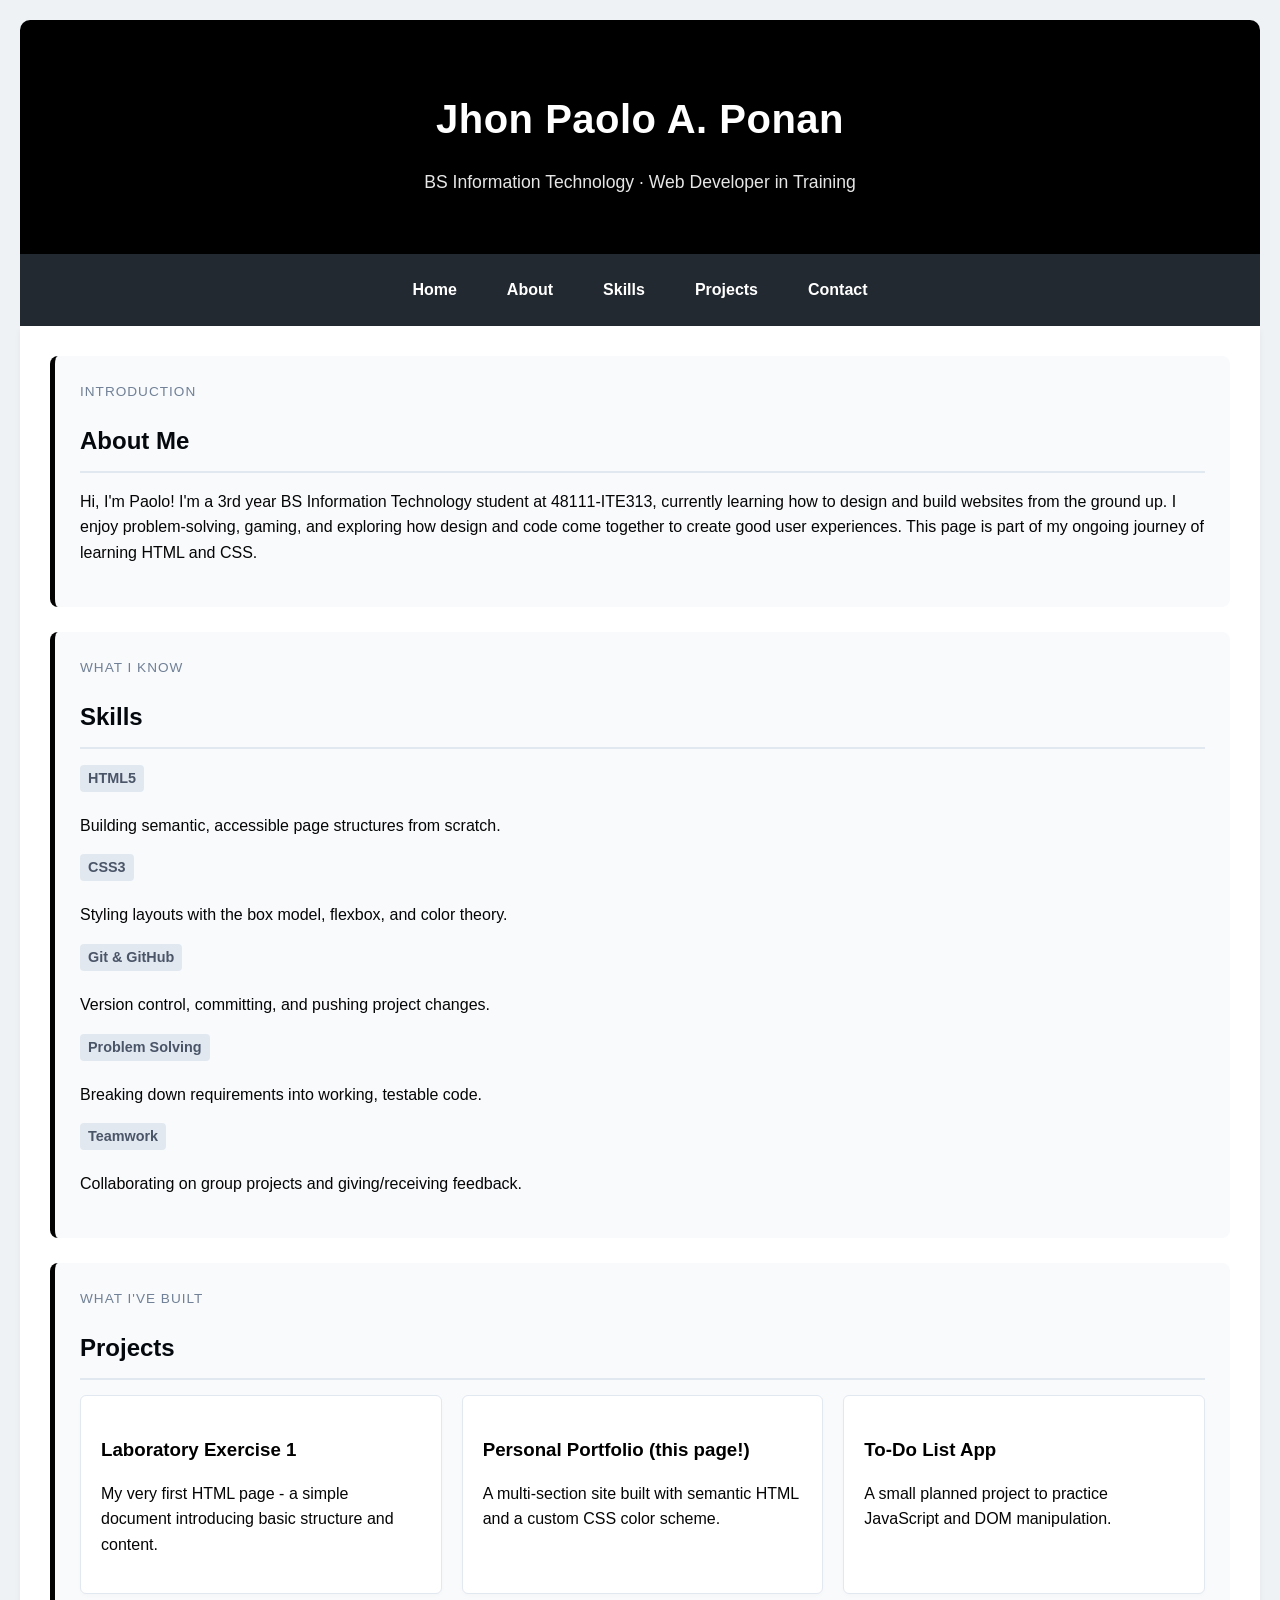
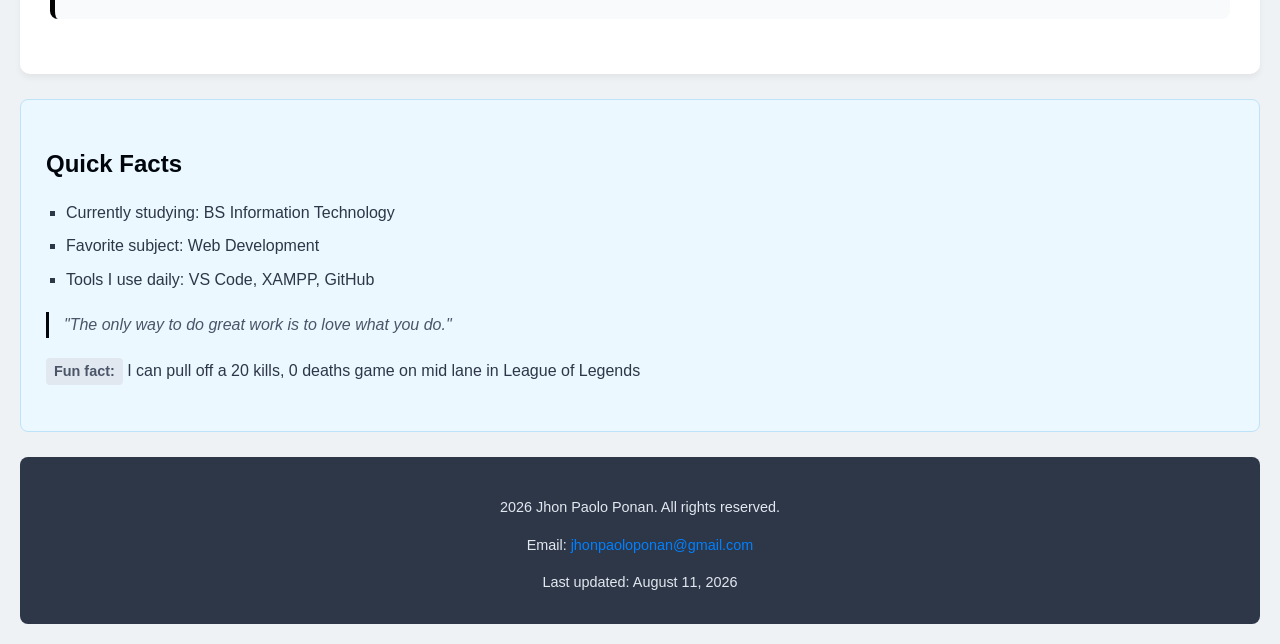
<file: index.html>
<!DOCTYPE html>
<html lang="en">
<head>
    <meta charset="UTF-8">
    <meta name="viewport" content="width=device-width, initial-scale=1.0">
    <title>Jhon Paolo A. Ponan | Portfolio</title>
    <link rel="stylesheet" href="style.css">
</head>
<body>
    
    <header>
        <h1>Jhon Paolo A. Ponan</h1>
        <p>BS Information Technology · Web Developer in Training</p>
    </header>

    <nav>
        <a href="#about">Home</a>
        <a href="#about">About</a>
        <a href="#skills">Skills</a>
        <a href="#projects">Projects</a>
        <a href="#contact">Contact</a>
    </nav>

    <main>
        
        <section id="about" class="section section--about">
            <span class="class-style">Introduction</span>
            <h2>About Me</h2>
            <p>Hi, I'm Paolo! I'm a 3rd year BS Information Technology student at 48111-ITE313, currently learning how to design and build websites from the ground up. I enjoy problem-solving, gaming, and exploring how design and code come together to create good user experiences. This page is part of my ongoing journey of learning HTML and CSS.</p>
        </section>

        <section id="skills" class="section section--skills">
            <span class="class-style">What I Know</span>
            <h2>Skills</h2>
            <ul class="skills-list">
                <li class="skill-item">
                    <span class="class-tag">HTML5</span>
                    <p>Building semantic, accessible page structures from scratch.</p>
                </li>
                <li class="skill-item">
                    <span class="class-tag">CSS3</span>
                    <p>Styling layouts with the box model, flexbox, and color theory.</p>
                </li>
                <li class="skill-item">
                    <span class="class-tag">Git &amp; GitHub</span>
                    <p>Version control, committing, and pushing project changes.</p>
                </li>
                <li class="skill-item">
                    <span class="class-tag">Problem Solving</span>
                    <p>Breaking down requirements into working, testable code.</p>
                </li>
                <li class="skill-item">
                    <span class="class-tag">Teamwork</span>
                    <p>Collaborating on group projects and giving/receiving feedback.</p>
                </li>
            </ul>
        </section>

        <section id="projects" class="section section--projects">
            <span class="class-style">What I've Built</span>
            <h2>Projects</h2>
            <div class="project-grid">
                <article class="project-card">
                    <h3>Laboratory Exercise 1</h3>
                    <p>My very first HTML page - a simple document introducing basic structure and content.</p>
                </article>
                <article class="project-card">
                    <h3>Personal Portfolio (this page!)</h3>
                    <p>A multi-section site built with semantic HTML and a custom CSS color scheme.</p>
                </article>
                <article class="project-card">
                    <h3>To-Do List App</h3>
                    <p>A small planned project to practice JavaScript and DOM manipulation.</p>
                </article>
            </div>
        </section>
    </main>
   
    <aside class="site-aside">
        <h2>Quick Facts</h2>
        <ul>
            <li>Currently studying: BS Information Technology</li>
            <li>Favorite subject: Web Development</li>
            <li>Tools I use daily: VS Code, XAMPP, GitHub</li>
        </ul>
        <blockquote class="quote">
            "The only way to do great work is to love what you do."
        </blockquote>
        <p class="fun-fact"><span class="class-tag">Fun fact:</span> I can pull off a 20 kills, 0 deaths game on mid lane in League of Legends</p>
    </aside>

    <footer class="site-footer">
        <p> 2026 Jhon Paolo Ponan. All rights reserved.</p>
        <p>Email: <a href="mailto:jhonpaoloponan@gmail.com">jhonpaoloponan@gmail.com</a></p>
        <p class="updated">Last updated: August 11, 2026</p>
    </footer>
</body>
</html>
</file>
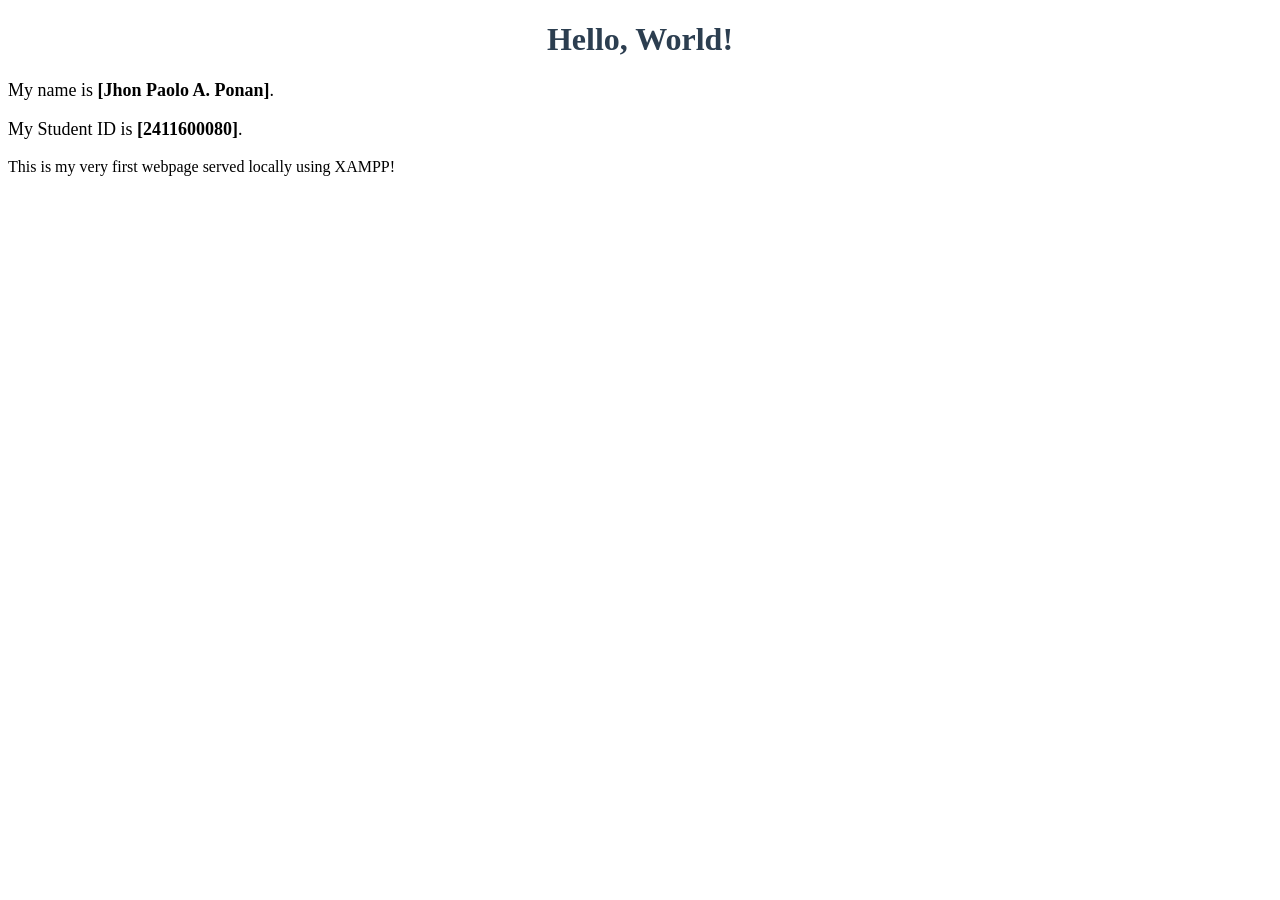
<file: LAB1_WebSystem/index.html>
<!DOCTYPE html>
<html lang="en">
<head>
    <meta charset="UTF-8">
    <meta name="viewport" content="width=device-width, initial-scale=1.0">
    <title>My First Laboratory Page</title>
</head>
<body>

    <h1 style="color: #2c3e50; text-align: center;">Hello, World!</h1>
    <p style="font-size: 18px;">My name is <strong>[Jhon Paolo A. Ponan]</strong>.</p>
    <p style="font-size: 18px;">My Student ID is <strong>[2411600080]</strong>.</p>
    <p>This is my very first webpage served locally using XAMPP!</p>

</body>
</html>
</file>
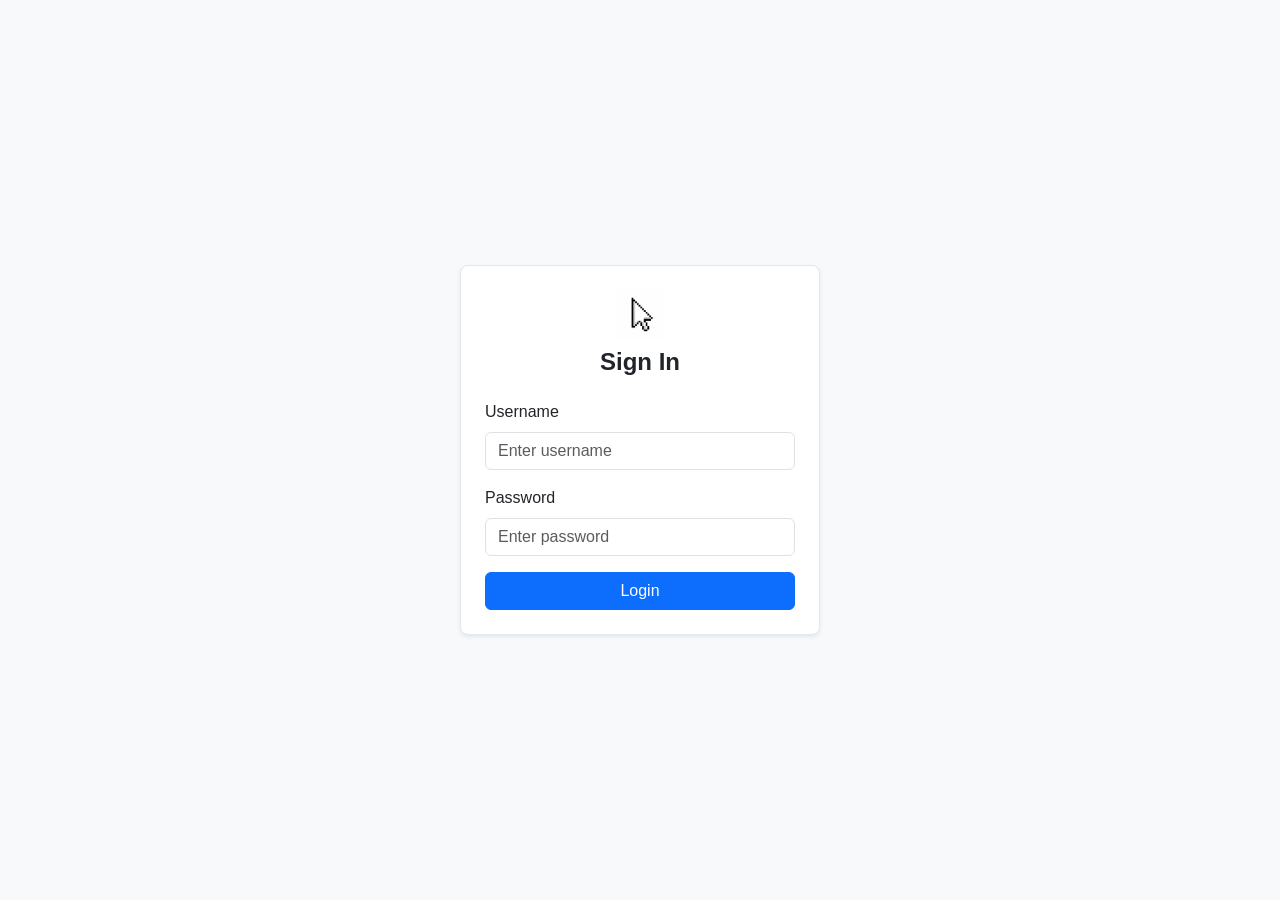
<file: LAB4_WebSystem/index.html>
<!DOCTYPE html>
<html lang="en">
<head>
    <meta charset="UTF-8">
    <meta name="viewport" content="width=device-width, initial-scale=1.0">
    <title>Login - Inventory System</title>
    <link href="https://cdn.jsdelivr.net/npm/bootstrap@5.3.0-alpha1/dist/css/bootstrap.min.css" rel="stylesheet">
    <link rel="stylesheet" href="css/style.css">
</head>
<body class="d-flex align-items-center justify-content-center vh-100 bg-light">
    <div class="card p-4 shadow-sm" style="width: 360px;">
        <div class="text-center mb-3">
            <img src="assets/logo.png" alt="Logo" class="img-fluid mb-2" style="max-height: 50px;" onerror="this.style.display='none'">
            <h4 class="fw-bold">Sign In</h4>
        </div>
        <form id="loginForm">
            <div class="mb-3">
                <label for="usernameInput" class="form-label">Username</label>
                <input type="text" id="usernameInput" class="form-control" required placeholder="Enter username">
            </div>
            <div class="mb-3">
                <label for="passwordInput" class="form-label">Password</label>
                <input type="password" id="passwordInput" class="form-control" required placeholder="Enter password">
            </div>
            <button type="submit" class="btn btn-primary w-100">Login</button>
        </form>
    </div>
    <script src="js/login.js"></script>
</body>
</html>
</file>
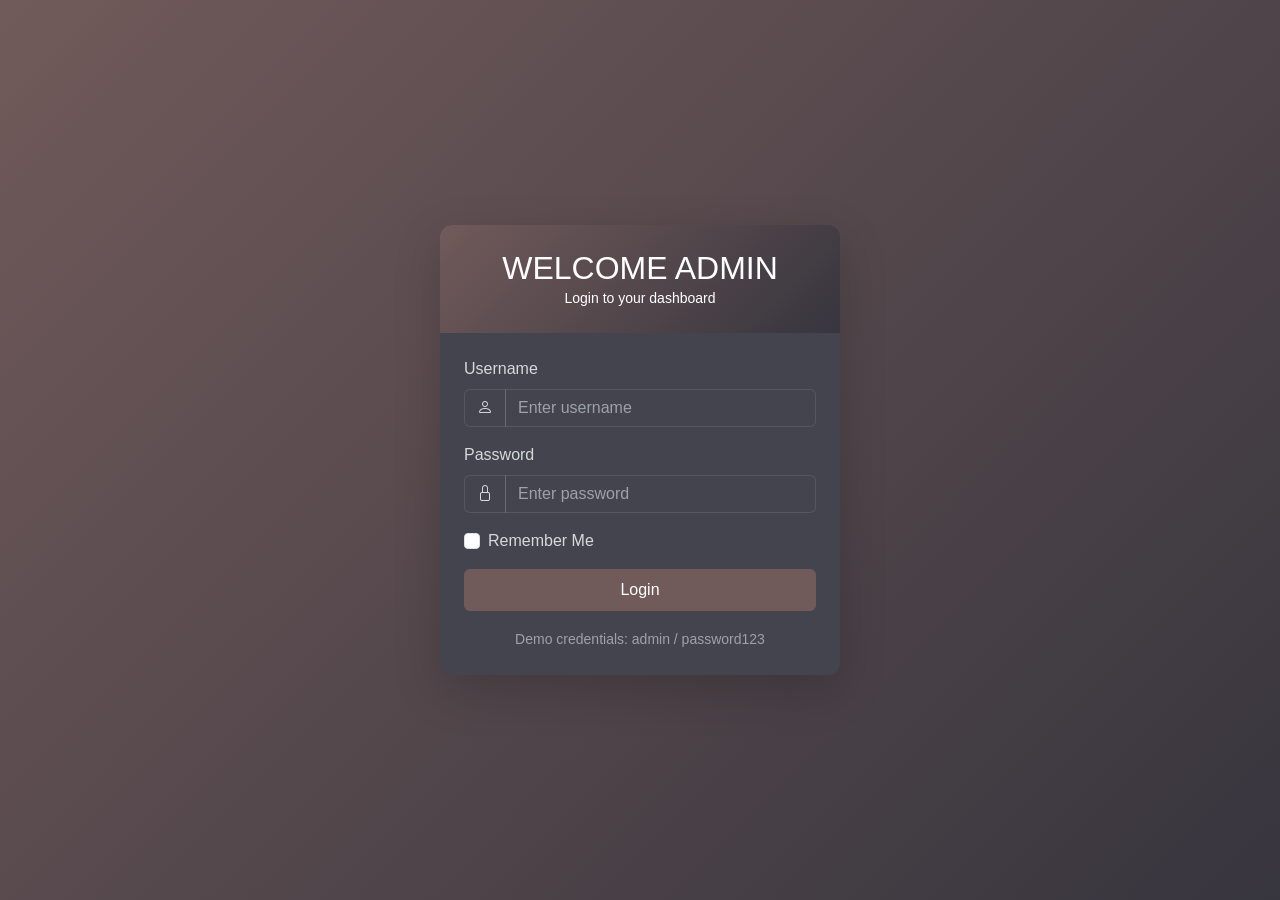
<file: LAB3_Websystem/LAB3_Websystem/lab3_2411600080_Ponan/index.html>
<!DOCTYPE html>
<html lang="en">
<head>
    <meta charset="UTF-8">
    <meta name="viewport" content="width=device-width, initial-scale=1.0">
    <title>Login - WELCOME ADMIN</title>
    <link href="https://cdn.jsdelivr.net/npm/bootstrap@5.3.0-alpha1/dist/css/bootstrap.min.css" rel="stylesheet">
    <link rel="stylesheet" href="https://cdn.jsdelivr.net/npm/bootstrap-icons@1.11.3/font/bootstrap-icons.css">  
    <link rel="stylesheet" href="css/style.css">
</head>
<body class="login-page">

    <div class="container d-flex justify-content-center align-items-center min-vh-100">
        <div class="card login-card shadow-lg" style="max-width: 400px; width: 100%;">
            

            <div class="card-header bg-primary text-white text-center py-4">
                <h2 class="mb-0">WELCOME ADMIN</h2>
                <p class="mb-0 small">Login to your dashboard</p>
            </div>

            <div class="card-body p-4">
                <div id="loginFeedback"></div>

                <form id="loginForm">
                    <div class="mb-3">
                        <label for="username" class="form-label">Username</label>
                        <div class="input-group">
                            <span class="input-group-text"><i class="bi bi-person"></i></span>
                            <input type="text" class="form-control" id="username" placeholder="Enter username" required>
                        </div>
                    </div>

                    <div class="mb-3">
                        <label for="password" class="form-label">Password</label>
                        <div class="input-group">
                            <span class="input-group-text"><i class="bi bi-lock"></i></span>
                            <input type="password" class="form-control" id="password" placeholder="Enter password" required>
                        </div>
                    </div>
                 
                    <div class="mb-3 form-check">
                        <input type="checkbox" class="form-check-input" id="rememberMe">
                        <label class="form-check-label" for="rememberMe">Remember Me</label>
                    </div>
                    
                    <button type="button" class="btn btn-primary w-100 py-2" id="loginBtn">
                        Login
                    </button>
                </form>

                <div class="text-center mt-3">
                    <small class="text-muted">Demo credentials: admin / password123</small>
                </div>
            </div>
        </div>
    </div>

    <script src="https://cdn.jsdelivr.net/npm/bootstrap@5.3.0-alpha1/dist/js/bootstrap.bundle.min.js"></script>
    <script src="js/login.js"></script>
</body>
</html>
</file>
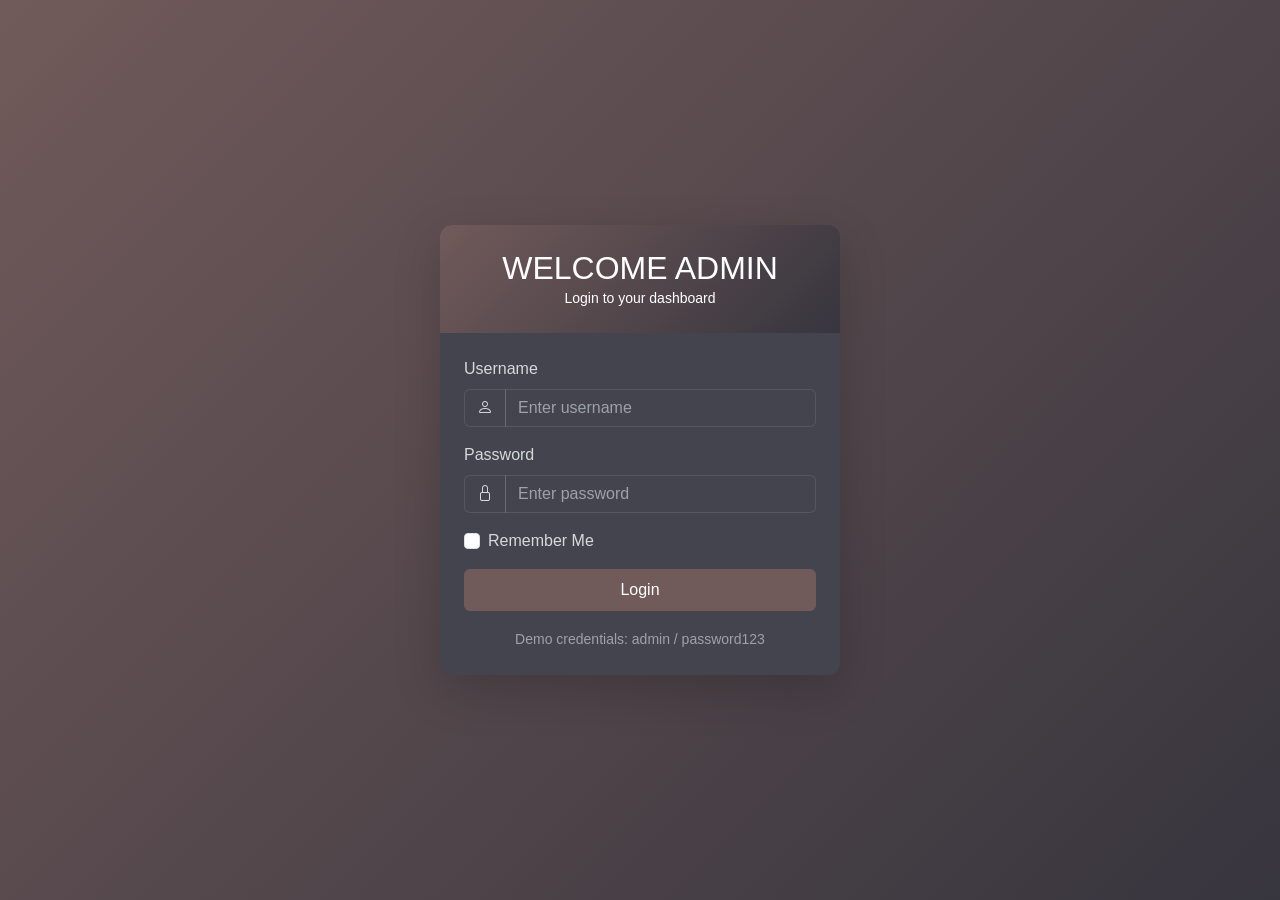
<file: LAB3_Websystem/LAB3_Websystem/lab3_2411600080_Ponan/dashboard.html>
<!DOCTYPE html>
<html lang="en">
<head>
    <meta charset="UTF-8">
    <meta name="viewport" content="width=device-width, initial-scale=1.0">
    <title>Dashboard - Premium E-commerce Admin Panel</title>
    <link href="https://cdn.jsdelivr.net/npm/bootstrap@5.3.0-alpha1/dist/css/bootstrap.min.css" rel="stylesheet">
    <link rel="stylesheet" href="https://cdn.jsdelivr.net/npm/bootstrap-icons@1.11.3/font/bootstrap-icons.css">
    <link rel="stylesheet" href="css/style.css">
</head>
<body>

<nav class="navbar navbar-expand-lg navbar-dark topbar">
    <div class="container-fluid">
        <a class="navbar-brand fw-bold" href="#">
            Premium E-commerce Admin Panel
        </a>
        <button class="navbar-toggler" type="button" data-bs-toggle="collapse" data-bs-target="#navbarNav">
            <span class="navbar-toggler-icon"></span>
        </button>
        <div class="collapse navbar-collapse" id="navbarNav">
            <ul class="navbar-nav ms-auto">
                <li class="nav-item">
                    <span class="navbar-text text-white me-3" id="userDisplay">
                        Welcome, <span id="userName">User</span>
                    </span>
                </li>
                <li class="nav-item">
                    <button class="btn btn-outline-light btn-sm" id="logoutBtn">Logout</button>
                </li>
            </ul>
        </div>
    </div>
</nav>

<div class="container-fluid">
    <div class="row">
        <nav class="col-md-3 col-lg-2 d-md-block sidebar vh-100 p-3">
            <div class="position-sticky">
                <ul class="nav flex-column">
                    <li class="nav-item">
                        <a class="nav-link active" href="#">
                            Dashboard
                        </a>
                    </li>
                    <li class="nav-item">
                        <a class="nav-link" href="#">Profile</a>
                    </li>
                    <li class="nav-item">
                        <a class="nav-link" href="#">Settings</a>
                    </li>
                    <li class="nav-item">
                        <a class="nav-link text-danger" href="#" id="logoutLink">Logout</a>
                    </li>
                </ul>
            </div>
        </nav>
       
        <main class="col-md-9 ms-sm-auto col-lg-10 px-md-4 py-4">     
         
            <div class="d-flex justify-content-between flex-wrap flex-md-nowrap align-items-center pb-2 mb-3 border-bottom">
                <h2 id="greeting">Good Morning, User!</h2>
            </div>
          
            <div class="row mb-4">
                <div class="col-md-3 mb-3">
                    <div class="card stat-card text-center">
                        <div class="card-body">
                            <h5 class="card-title text-muted" id="stat1-title">Total Orders</h5>
                            <h2 class="card-text fw-bold text-primary" id="stat1-value">0</h2>
                        </div>
                    </div>
                </div>
                <div class="col-md-3 mb-3">
                    <div class="card stat-card text-center">
                        <div class="card-body">
                            <h5 class="card-title text-muted" id="stat2-title">Revenue</h5>
                            <h2 class="card-text fw-bold text-success" id="stat2-value">$0</h2>
                        </div>
                    </div>
                </div>
                <div class="col-md-3 mb-3">
                    <div class="card stat-card text-center">
                        <div class="card-body">
                            <h5 class="card-title text-muted" id="stat3-title">New Customers</h5>
                            <h2 class="card-text fw-bold text-info" id="stat3-value">0</h2>
                        </div>
                    </div>
                </div>
                <div class="col-md-3 mb-3">
                    <div class="card stat-card text-center">
                        <div class="card-body">
                            <h5 class="card-title text-muted" id="stat4-title">Return Rate</h5>
                            <h2 class="card-text fw-bold text-warning" id="stat4-value">0%</h2>
                        </div>
                    </div>
                </div>
            </div>

            <div class="card">
                <div class="card-header">
                    <h5 class="mb-0">Recent Activity</h5>
                </div>
                <div class="card-body">
                    <div class="table-responsive">
                        <table class="table table-striped table-hover">
                            <thead>
                                <tr>
                                    <th>Date</th>
                                    <th>Activity</th>
                                    <th>Status</th>
                                </tr>
                            </thead>
                            <tbody id="activityTableBody">
                            </tbody>
                        </table>
                    </div>
                </div>
            </div>
        </main>
    </div>
</div>

<script src="https://cdn.jsdelivr.net/npm/bootstrap@5.3.0-alpha1/dist/js/bootstrap.bundle.min.js"></script>
<script src="js/dashboard.js"></script>
</body>
</html>
</file>
<file: style.css>
body {
    margin: 0;
    padding: 0;
    box-sizing: border-box;
}

body {
    font-family: 'Segoe UI', Tahoma, Geneva, Verdana, sans-serif;
    background-color: #eef2f5;  
    color: #050505;             
    line-height: 1.6;
    padding: 20px;
}

header {
    background-color: #000000;   
    color: white;
    padding: 40px 20px;
    text-align: center;
    border-radius: 10px 10px 0 0;
}

header h1 {
    font-size: 2.5rem;
    margin-bottom: 10px;
    letter-spacing: 0.5px;
}

header p {
    font-size: 1.1rem;
    opacity: 0.9;
}

nav {
    background-color: #232930;   
    padding: 15px 20px;
    display: flex;
    justify-content: center;
    gap: 20px;
    flex-wrap: wrap;
}

nav a {
    color: white;
    text-decoration: none;
    font-weight: bold;
    padding: 8px 15px;
    border-radius: 5px;
    transition: background-color 0.3s ease;
}

nav a:hover {
    background-color: #000000;   
    color: white;
}

main {
    background-color: white;
    padding: 30px;
    border-radius: 0 0 10px 10px;
    margin-bottom: 25px;
    box-shadow: 0 4px 6px rgba(0, 0, 0, 0.05);
}

section {
    background-color: #f8fafc;
    padding: 25px;
    margin-bottom: 25px;
    border-radius: 8px;
    border-left: 5px solid #030303; 
}

.class-style {
    font-size: 0.85rem;
    text-transform: uppercase;
    letter-spacing: 1px;
    color: #718096;
    display: block;
    margin-bottom: 5px;
}

section h2 {
    color: #05090e;
    margin-bottom: 15px;
    border-bottom: 2px solid #e2e8f0;
    padding-bottom: 10px;
}

.skills-list {
    list-style-type: none;
    padding-left: 0;
}

.skill-item {
    margin-bottom: 15px;
}

.class-tag {
    background-color: #e2e8f0;
    color: #4a5568;
    padding: 2px 8px;
    border-radius: 4px;
    font-weight: bold;
    font-size: 0.9rem;
    display: inline-block;
    margin-bottom: 5px;
}

.project-grid {
    display: grid;
    grid-template-columns: repeat(auto-fit, minmax(250px, 1fr));
    gap: 20px;
    margin-top: 15px;
}

.project-card {
    background-color: white;
    padding: 20px;
    border-radius: 6px;
    border: 1px solid #e2e8f0;
    box-shadow: 0 2px 4px rgba(0,0,0,0.02);
}

.project-card h3 {
    color: #000000;
    margin-bottom: 8px;
}

aside {
    background-color: #ebf8ff; 
    color: #02090f;
    padding: 25px;
    border-radius: 8px;
    margin-bottom: 25px;
    border: 1px solid #bee3f8;
}

aside h2 {
    color: #01060c;
    margin-bottom: 15px;
}

aside ul {
    list-style-type: square;
    padding-left: 20px;
    color: #2d3748;
}

aside ul li {
    margin-bottom: 8px;
}

.quote {
    font-style: italic;
    border-left: 3px solid #00050a;
    padding-left: 15px;
    margin: 20px 0;
    color: #4a5568;
}

.fun-fact {
    color: #2d3748;
}

footer {
    background-color: #2d3748;   
    color: #e2e8f0;
    text-align: center;
    padding: 25px;
    border-radius: 8px;
    font-size: 0.9rem;
}

footer a {
    color: #0080ff;
    text-decoration: none;
}

footer a:hover {
    text-decoration: underline;
}

footer p {
    margin-bottom: 5px;
}
</file>
<file: LAB4_WebSystem/css/style.css>
:root {
    --primary-bg: #1e293b;
    --card-bg: #0f172a;
    --accent-color: #3b82f6;
}

body {
    background-color: #f8fafc;
    font-family: 'Segoe UI', Tahoma, Geneva, Verdana, sans-serif;
}

.sidebar {
    background-color: #1e293b;
    color: #fff;
}

.sidebar .nav-link {
    color: #94a3b8;
    margin-bottom: 5px;
    border-radius: 6px;
}

.sidebar .nav-link:hover, 
.sidebar .nav-link.active {
    color: #ffffff;
    background-color: #334155;
}

.card {
    border-radius: 8px;
    box-shadow: 0 4px 6px -1px rgba(0, 0, 0, 0.1);
    border: 1px solid #e2e8f0;
}

.card-header {
    background-color: #ffffff;
    border-bottom: 1px solid #e2e8f0;
}

.table th {
    background-color: #f1f5f9;
    font-weight: 600;
}
</file>
<file: LAB3_Websystem/LAB3_Websystem/lab3_2411600080_Ponan/css/style.css>
:root {
    --bs-primary: #10b981;
    --bs-primary-rgb: 16, 185, 129;
    --bs-secondary: #059669;
    --bs-secondary-rgb: 5, 150, 105;
    --bs-success: #22c55e;
    --bs-info: #38bdf8;
    --bs-warning: #fbbf24;
    --bs-danger: #f87171;

 /* COLOR THEME: Dark Neutral */
    --theme-primary: #715A5A;
    --theme-secondary: #37353E;
    --theme-accent: #D3DAD9;
    --theme-background: #37353E;
    --theme-surface: #44444E;
    --theme-light-accent: #715A5A;
    --theme-text: #D3DAD9;
    --theme-text-muted: #9ca3a6;
    --theme-border: rgba(255, 255, 255, 0.1);

    /* Layout colors */
    --topbar-bg: #000000;
    --sidebar-bg: #6b7280;
}

body {
    background-color: var(--theme-background);
    color: var(--theme-text);
    font-family: 'Segoe UI', Tahoma, Geneva, Verdana, sans-serif;
}

.card {
    background-color: var(--theme-surface);
    color: var(--theme-text);
}

.table {
    --bs-table-color: var(--theme-text);
    --bs-table-bg: transparent;
    --bs-table-striped-color: var(--theme-text);
    --bs-table-striped-bg: rgba(255, 255, 255, 0.03);
    --bs-table-hover-color: var(--theme-text);
    --bs-table-hover-bg: rgba(255, 255, 255, 0.06);
    --bs-table-border-color: var(--theme-border);
}

.form-control,
.input-group-text {
    background-color: var(--theme-surface);
    border-color: var(--theme-border);
    color: var(--theme-text);
}

.form-control:focus {
    background-color: var(--theme-surface);
    color: var(--theme-text);
    border-color: var(--theme-primary);
    box-shadow: 0 0 0 0.25rem rgba(15, 19, 17, 0.25);
}

.form-control::placeholder {
    color: var(--theme-text-muted);
}

.text-muted {
    color: var(--theme-text-muted) !important;
}

.login-page {
    background: linear-gradient(135deg, var(--theme-primary), var(--theme-secondary));
    min-height: 100vh;
}

.login-card {
    border: none;
    border-radius: 12px;
    overflow: hidden;
    box-shadow: 0 10px 40px rgba(0, 0, 0, 0.2);
}

.login-card .card-header {
    background: linear-gradient(135deg, var(--theme-primary), var(--theme-secondary));
    border-bottom: none;
}

.topbar {
    background-color: var(--topbar-bg);
}

.sidebar {
    background-color: var(--sidebar-bg);
    border-right: 1px solid var(--theme-border);
    box-shadow: 2px 0 5px rgba(0, 0, 0, 0.2);
}

.sidebar .nav-link {
    color: #f1f5f9;
    border-radius: 8px;
    padding: 10px 16px;
    margin-bottom: 4px;
    transition: all 0.3s ease;
}

.sidebar .nav-link:hover {
    background-color: var(--theme-light-accent);
    color: var(--theme-primary);
}

.sidebar .nav-link.active {
    background-color: #374151;
    color: #ffffff;
}

.sidebar .nav-link.text-danger:hover {
    background-color: rgba(248, 113, 113, 0.15);
    color: #f87171 !important;
}

.stat-card {
    border: none;
    border-radius: 12px;
    box-shadow: 0 2px 10px rgba(0, 0, 0, 0.3);
    transition: transform 0.3s ease, box-shadow 0.3s ease;
}

.stat-card:hover {
    transform: translateY(-5px);
    box-shadow: 0 6px 20px rgba(0, 0, 0, 0.4);
}

.stat-card .card-body {
    padding: 1.5rem;
}

.stat-card .card-title {
    font-size: 0.9rem;
    text-transform: uppercase;
    letter-spacing: 0.5px;
    margin-bottom: 0.5rem;
}

.stat-card .card-text {
    font-size: 1.8rem;
    margin-bottom: 0;
}

.shadow-hover {
    transition: box-shadow 0.3s ease;
}

.shadow-hover:hover {
    box-shadow: 0 8px 25px rgba(0, 0, 0, 0.5) !important;
}

.border-accent {
    border-left: 4px solid var(--theme-accent);
}

.border-primary-custom {
    border-left: 4px solid var(--theme-primary);
}

.border-success-custom {
    border-left: 4px solid var(--bs-success);
}

.bg-gradient-primary {
    background: linear-gradient(135deg, var(--theme-primary), var(--theme-secondary));
}

.text-accent {
    color: var(--theme-accent);
}

.text-primary-custom {
    color: var(--theme-primary);
}

.btn-primary {
    background-color: var(--theme-primary);
    border-color: var(--theme-primary);
}

.btn-primary:hover {
    background-color: #000000;
    border-color: #0a1612;
}

@media (max-width: 768px) {
    .sidebar {
        min-height: auto !important;
        height: auto !important;
    }

    .stat-card .card-text {
        font-size: 1.4rem;
    }
}

::-webkit-scrollbar {
    width: 8px;
}

::-webkit-scrollbar-track {
    background: var(--theme-background);
    border-radius: 10px;
}

::-webkit-scrollbar-thumb {
    background: var(--theme-secondary);
    border-radius: 10px;
}

::-webkit-scrollbar-thumb:hover {
    background: var(--theme-primary);
}
</file>
